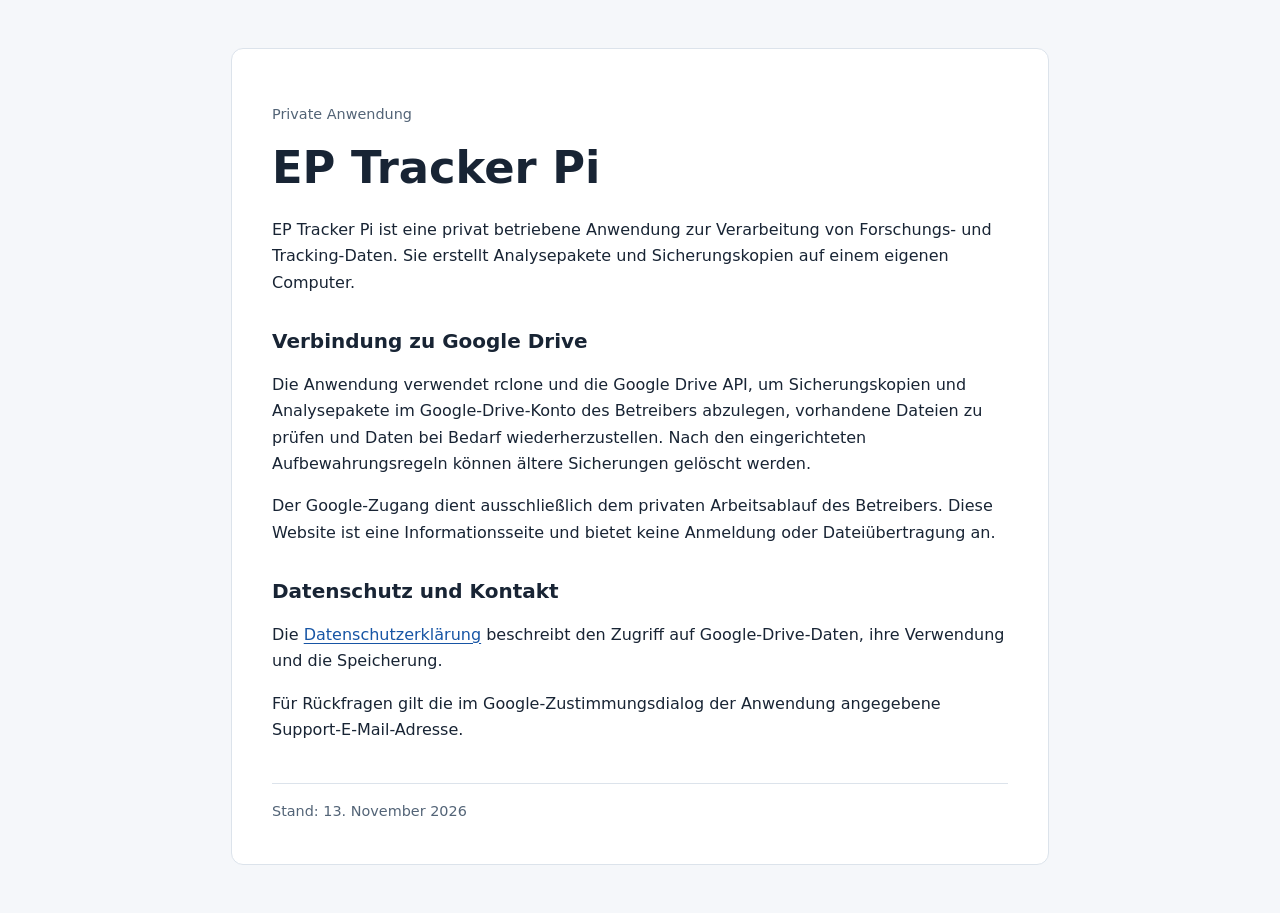
<file: index.html>
<!doctype html>
<html lang="de">
<head>
  <meta charset="utf-8">
  <meta name="viewport" content="width=device-width, initial-scale=1">
  <title>EP Tracker Pi</title>
  <meta name="description" content="Informationen zur privaten Google-Drive-Anbindung von EP Tracker Pi.">
  <link rel="stylesheet" href="style.css">
</head>
<body>
  <main>
    <p class="eyebrow">Private Anwendung</p>
    <h1>EP Tracker Pi</h1>
    <p>EP Tracker Pi ist eine privat betriebene Anwendung zur Verarbeitung von Forschungs- und Tracking-Daten. Sie erstellt Analysepakete und Sicherungskopien auf einem eigenen Computer.</p>
    <h2>Verbindung zu Google Drive</h2>
    <p>Die Anwendung verwendet rclone und die Google Drive API, um Sicherungskopien und Analysepakete im Google-Drive-Konto des Betreibers abzulegen, vorhandene Dateien zu prüfen und Daten bei Bedarf wiederherzustellen. Nach den eingerichteten Aufbewahrungsregeln können ältere Sicherungen gelöscht werden.</p>
    <p>Der Google-Zugang dient ausschließlich dem privaten Arbeitsablauf des Betreibers. Diese Website ist eine Informationsseite und bietet keine Anmeldung oder Dateiübertragung an.</p>
    <h2>Datenschutz und Kontakt</h2>
    <p>Die <a href="privacy.html">Datenschutzerklärung</a> beschreibt den Zugriff auf Google-Drive-Daten, ihre Verwendung und die Speicherung.</p>
    <p>Für Rückfragen gilt die im Google-Zustimmungsdialog der Anwendung angegebene Support-E-Mail-Adresse.</p>
    <footer>Stand: 13. November 2026</footer>
  </main>
</body>
</html>
</file>
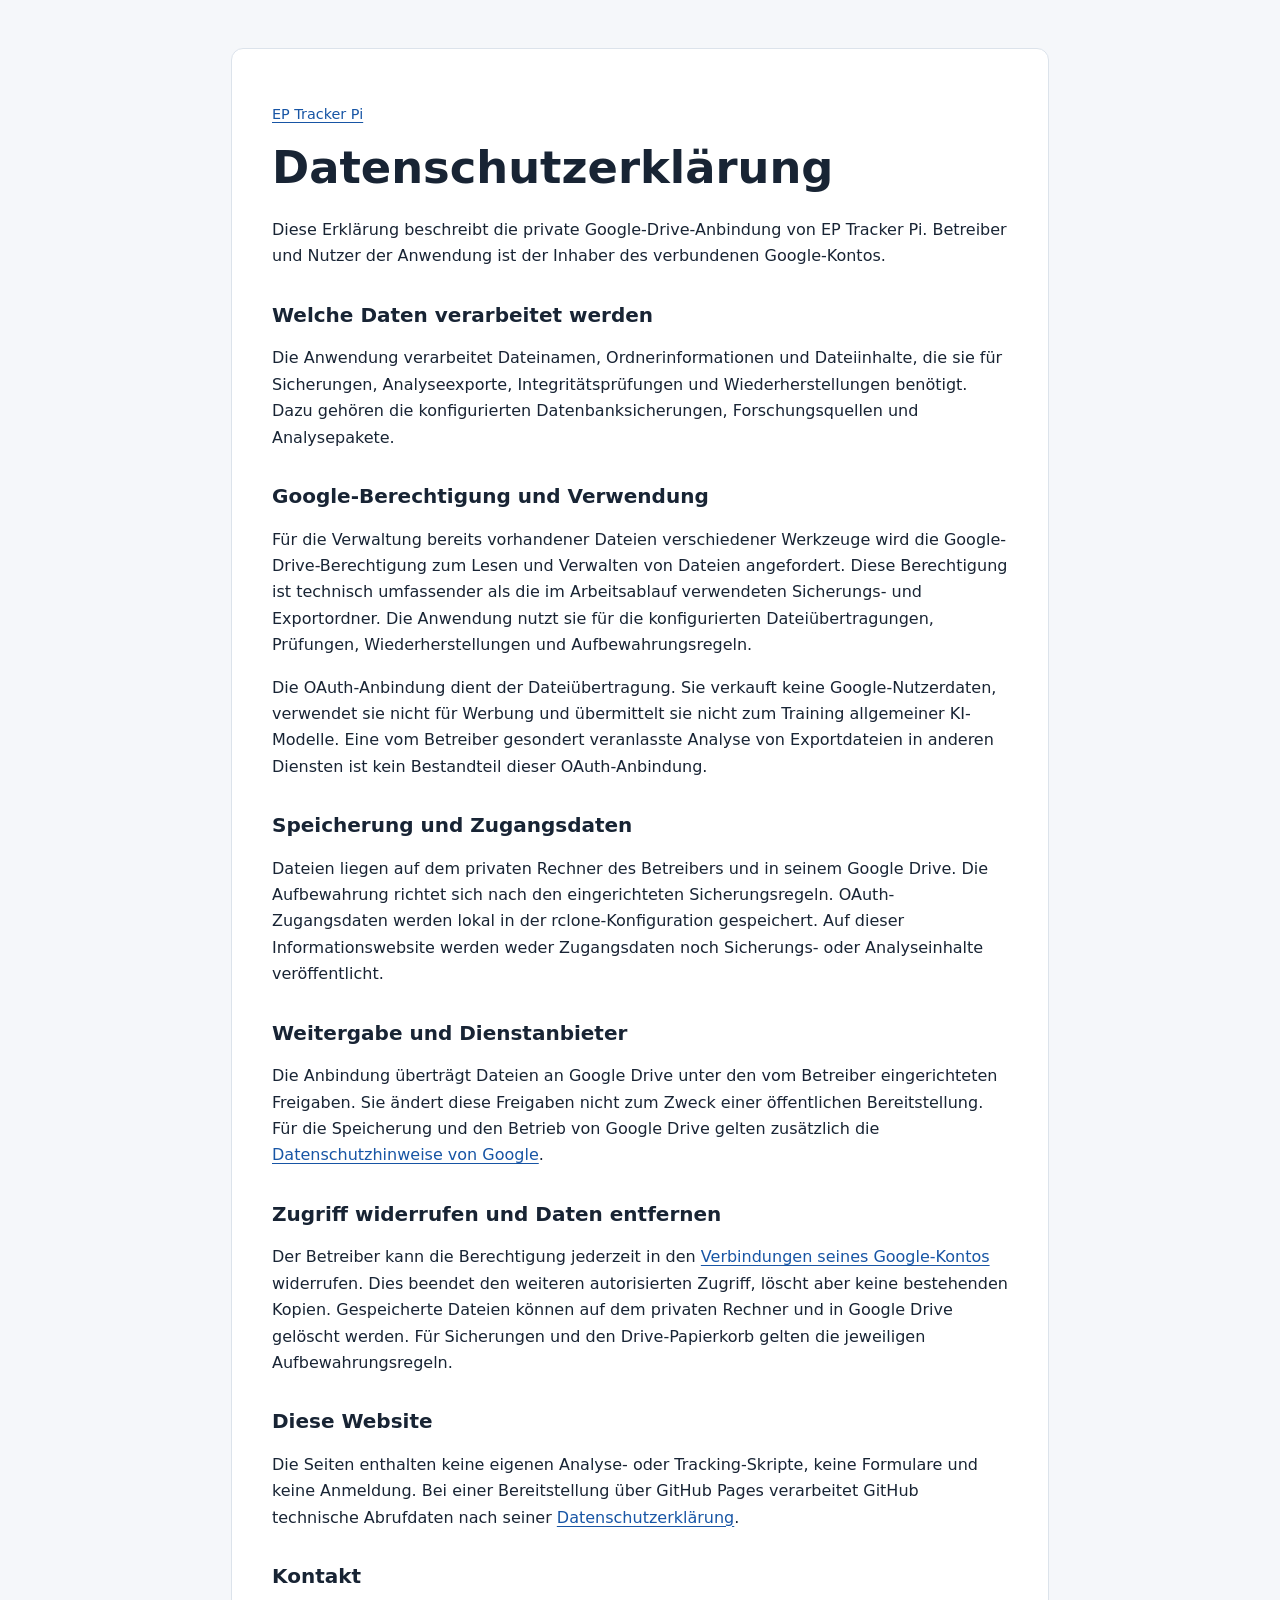
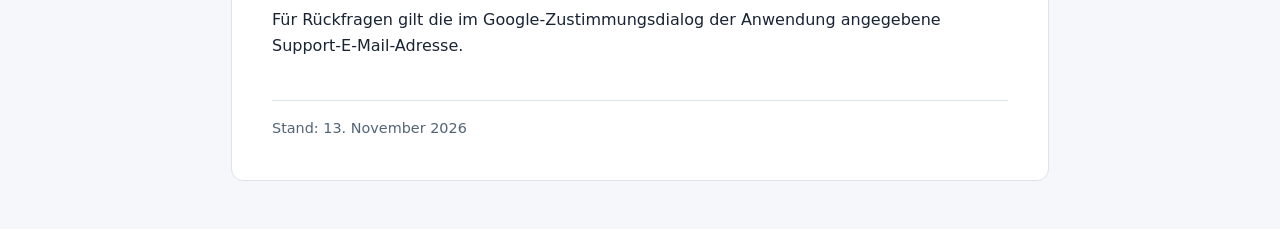
<file: privacy.html>
<!doctype html>
<html lang="de">
<head>
  <meta charset="utf-8">
  <meta name="viewport" content="width=device-width, initial-scale=1">
  <title>Datenschutzerklärung – EP Tracker Pi</title>
  <meta name="description" content="Datennutzung der privaten Google-Drive-Anbindung von EP Tracker Pi.">
  <link rel="stylesheet" href="style.css">
</head>
<body>
  <main>
    <p class="eyebrow"><a href="index.html">EP Tracker Pi</a></p>
    <h1>Datenschutzerklärung</h1>
    <p>Diese Erklärung beschreibt die private Google-Drive-Anbindung von EP Tracker Pi. Betreiber und Nutzer der Anwendung ist der Inhaber des verbundenen Google-Kontos.</p>
    <h2>Welche Daten verarbeitet werden</h2>
    <p>Die Anwendung verarbeitet Dateinamen, Ordnerinformationen und Dateiinhalte, die sie für Sicherungen, Analyseexporte, Integritätsprüfungen und Wiederherstellungen benötigt. Dazu gehören die konfigurierten Datenbanksicherungen, Forschungsquellen und Analysepakete.</p>
    <h2>Google-Berechtigung und Verwendung</h2>
    <p>Für die Verwaltung bereits vorhandener Dateien verschiedener Werkzeuge wird die Google-Drive-Berechtigung zum Lesen und Verwalten von Dateien angefordert. Diese Berechtigung ist technisch umfassender als die im Arbeitsablauf verwendeten Sicherungs- und Exportordner. Die Anwendung nutzt sie für die konfigurierten Dateiübertragungen, Prüfungen, Wiederherstellungen und Aufbewahrungsregeln.</p>
    <p>Die OAuth-Anbindung dient der Dateiübertragung. Sie verkauft keine Google-Nutzerdaten, verwendet sie nicht für Werbung und übermittelt sie nicht zum Training allgemeiner KI-Modelle. Eine vom Betreiber gesondert veranlasste Analyse von Exportdateien in anderen Diensten ist kein Bestandteil dieser OAuth-Anbindung.</p>
    <h2>Speicherung und Zugangsdaten</h2>
    <p>Dateien liegen auf dem privaten Rechner des Betreibers und in seinem Google Drive. Die Aufbewahrung richtet sich nach den eingerichteten Sicherungsregeln. OAuth-Zugangsdaten werden lokal in der rclone-Konfiguration gespeichert. Auf dieser Informationswebsite werden weder Zugangsdaten noch Sicherungs- oder Analyseinhalte veröffentlicht.</p>
    <h2>Weitergabe und Dienstanbieter</h2>
    <p>Die Anbindung überträgt Dateien an Google Drive unter den vom Betreiber eingerichteten Freigaben. Sie ändert diese Freigaben nicht zum Zweck einer öffentlichen Bereitstellung. Für die Speicherung und den Betrieb von Google Drive gelten zusätzlich die <a href="https://policies.google.com/privacy">Datenschutzhinweise von Google</a>.</p>
    <h2>Zugriff widerrufen und Daten entfernen</h2>
    <p>Der Betreiber kann die Berechtigung jederzeit in den <a href="https://myaccount.google.com/connections">Verbindungen seines Google-Kontos</a> widerrufen. Dies beendet den weiteren autorisierten Zugriff, löscht aber keine bestehenden Kopien. Gespeicherte Dateien können auf dem privaten Rechner und in Google Drive gelöscht werden. Für Sicherungen und den Drive-Papierkorb gelten die jeweiligen Aufbewahrungsregeln.</p>
    <h2>Diese Website</h2>
    <p>Die Seiten enthalten keine eigenen Analyse- oder Tracking-Skripte, keine Formulare und keine Anmeldung. Bei einer Bereitstellung über GitHub Pages verarbeitet GitHub technische Abrufdaten nach seiner <a href="https://docs.github.com/en/site-policy/privacy-policies/github-general-privacy-statement">Datenschutzerklärung</a>.</p>
    <h2>Kontakt</h2>
    <p>Für Rückfragen gilt die im Google-Zustimmungsdialog der Anwendung angegebene Support-E-Mail-Adresse.</p>
    <footer>Stand: 13. November 2026</footer>
  </main>
</body>
</html>
</file>
<file: style.css>
:root { color-scheme: light dark; font-family: system-ui, sans-serif; line-height: 1.65; }
body { margin: 0; background: #f5f7fa; color: #182434; }
main { max-width: 46rem; margin: 3rem auto; padding: 2.5rem; background: #fff; border: 1px solid #dce3eb; border-radius: 12px; }
h1 { font-size: clamp(2rem, 6vw, 2.8rem); line-height: 1.15; margin: .5rem 0 1.5rem; }
h2 { font-size: 1.25rem; margin-top: 2rem; line-height: 1.35; }
a { color: #1755a5; text-underline-offset: .2em; }
a:focus-visible { outline: 3px solid #1755a5; outline-offset: 4px; }
.eyebrow, footer { font-size: .9rem; color: #536477; }
footer { margin-top: 2.5rem; padding-top: 1rem; border-top: 1px solid #dce3eb; }
@media (max-width: 50rem) { main { margin: 1rem; padding: 1.4rem; } }
@media (prefers-color-scheme: dark) {
  body { background: #101822; color: #e2eaf3; }
  main { background: #172331; border-color: #344658; }
  a { color: #91c4ff; }
  a:focus-visible { outline-color: #91c4ff; }
  .eyebrow, footer { color: #acbdce; }
  footer { border-color: #344658; }
}
</file>
